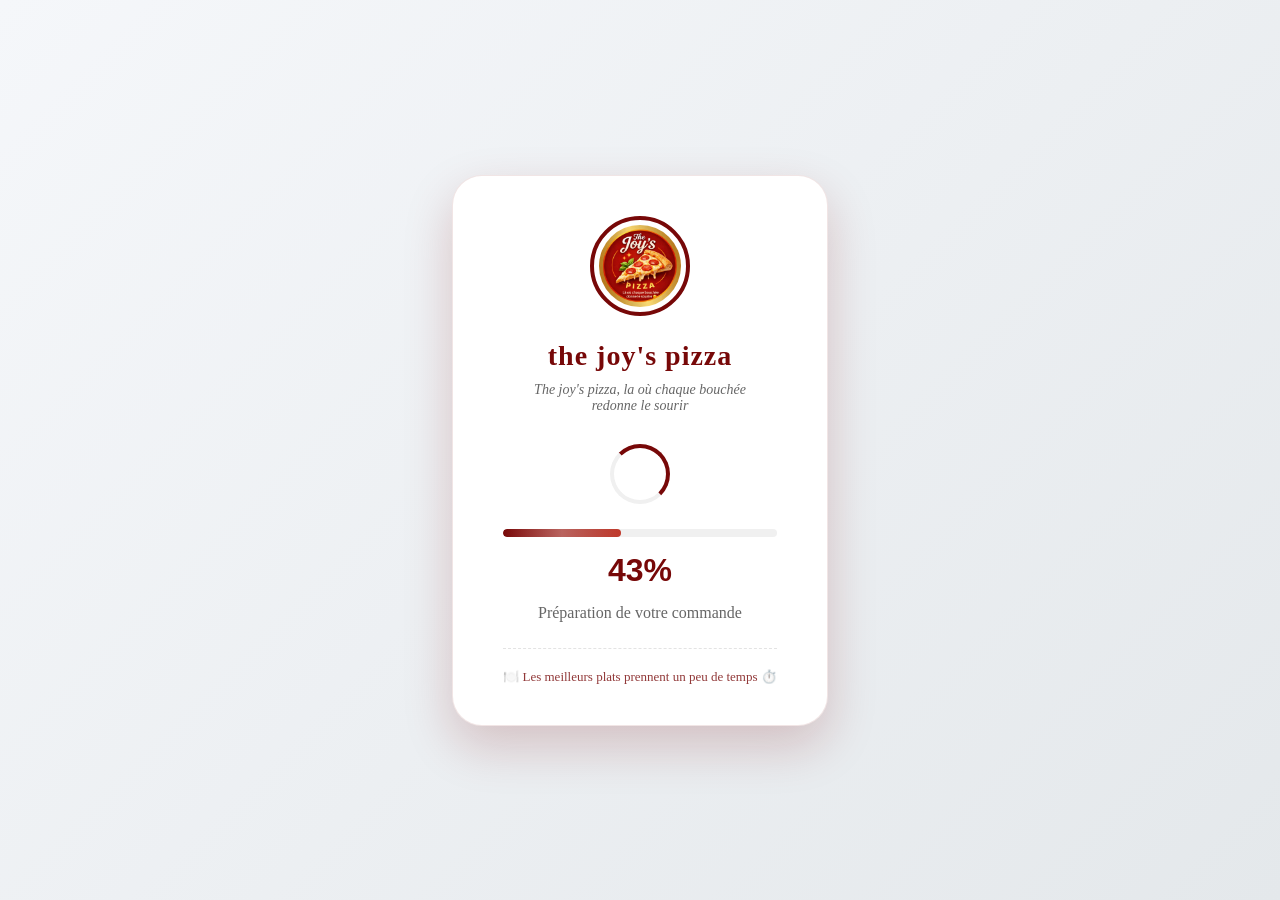
<file: index.html>
<!DOCTYPE html>
<html lang="fr">
<head>
    <meta charset="UTF-8">
    <meta name="viewport" content="width=device-width, initial-scale=1.0">
    <link rel="stylesheet" href="css/loading.css">
    <title>The joys pizza</title>
   
</head>
<body>
    <!-- PAGE DE CHARGEMENT -->
    <div class="loading-page" id="loadingPage">
        <div class="loading-card">
            <!-- Logo -->
            <div class="logo-wrapper">
                <img src="img/logo.jpg" 
                     alt="Logo Restaurant" 
                     class="loading-logo"
                     onerror="this.src='https://via.placeholder.com/100/770808/ffffff?text=Resto'">
            </div>
            
            <!-- Titre -->
            <h1 class="loading-title">the joy's pizza</h1>
            <div class="loading-subtitle"> The joy's pizza, la où chaque bouchée <br>redonne le sourir<br></div>
            
            <!-- Spinner -->
            <div class="spinner-container">
                <div class="spinner-simple"></div>
            </div>
            
            <!-- Barre de progression -->
            <div class="progress-wrapper">
                <div class="progress-container">
                    <div class="progress-bar" id="progressBar"></div>
                </div>
            </div>
            
            <!-- Pourcentage -->
            <div class="percentage" id="percentage">0%</div>
            
            <!-- Message dynamique -->
            <div class="message" id="message">Préparation de votre commande</div>
            
            <!-- Petit message pro -->
            <div class="fun-tip" id="funTip">
                <span>🍽️</span> Les meilleurs plats prennent un peu de temps <span>⏱️</span>
            </div>
        </div>
    </div>

    <script src="js/loading.js">
        
       
    </script>
</body>
</html>
</file>
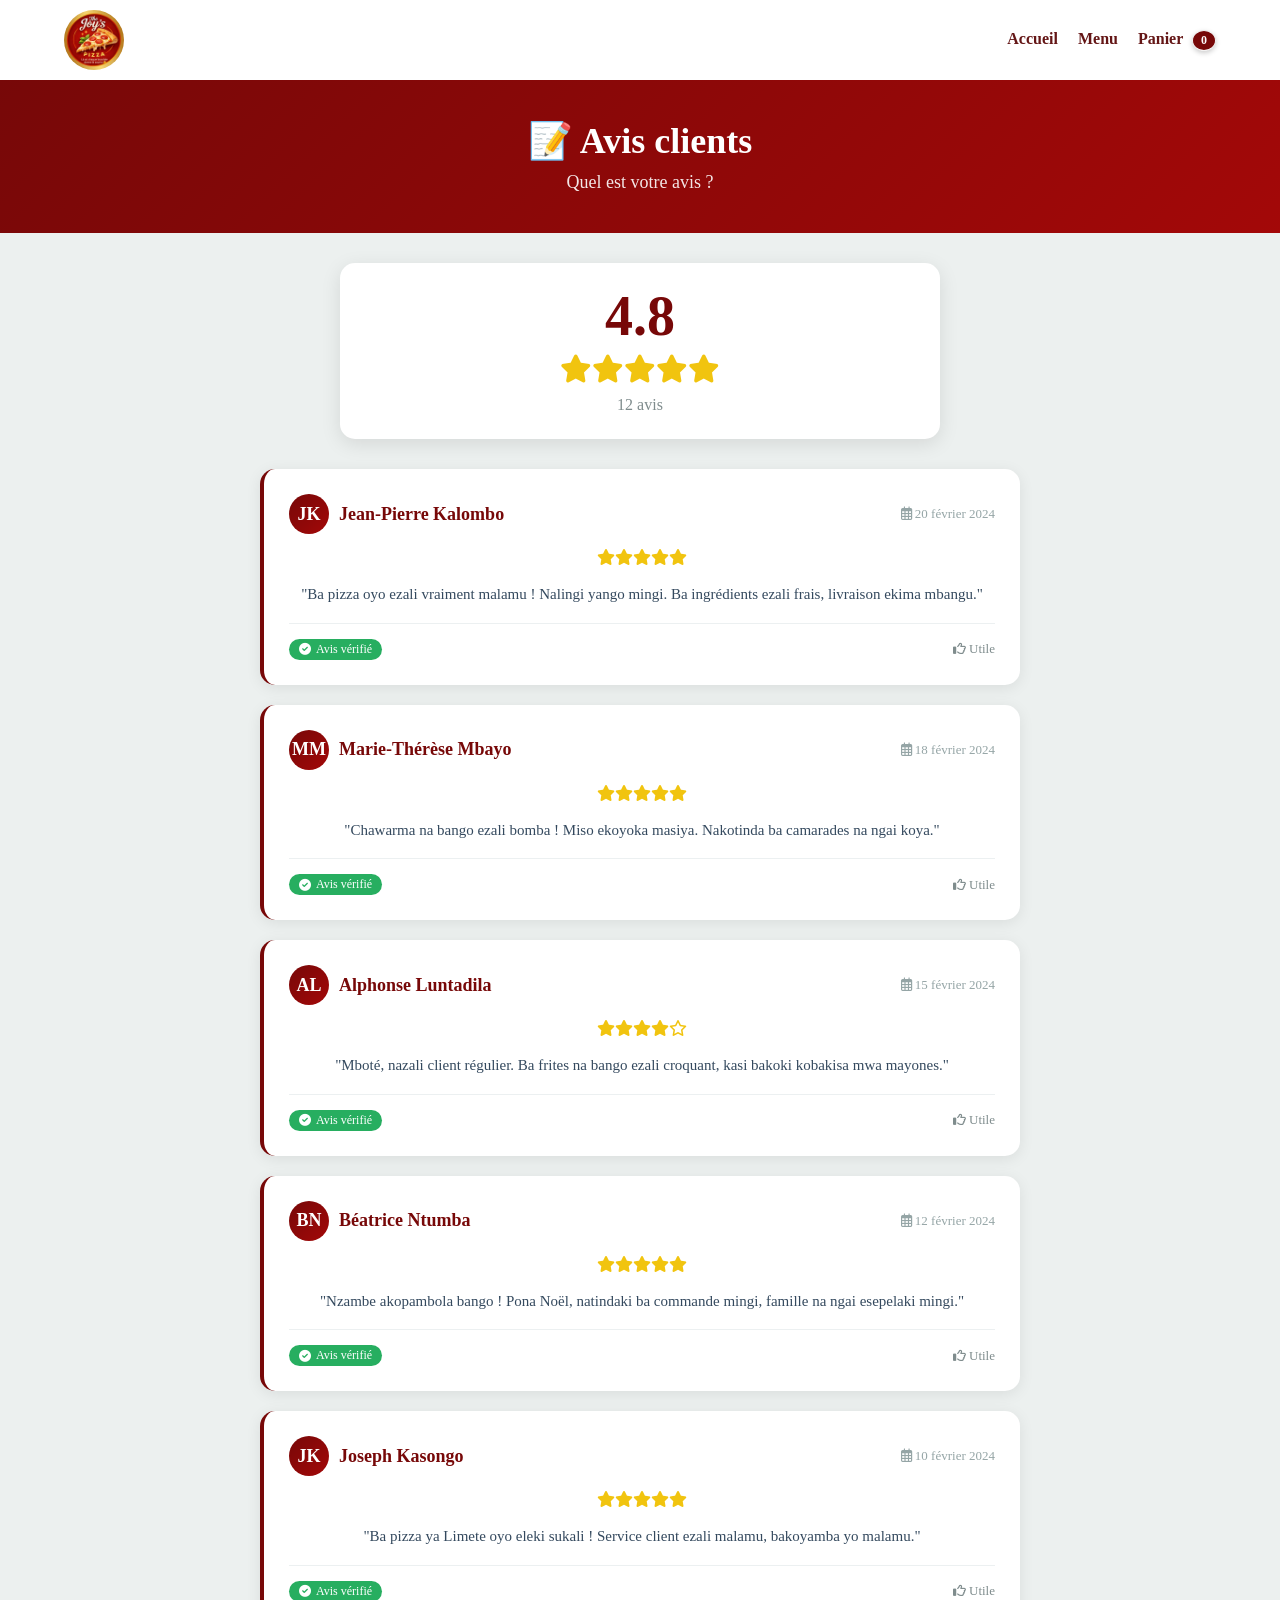
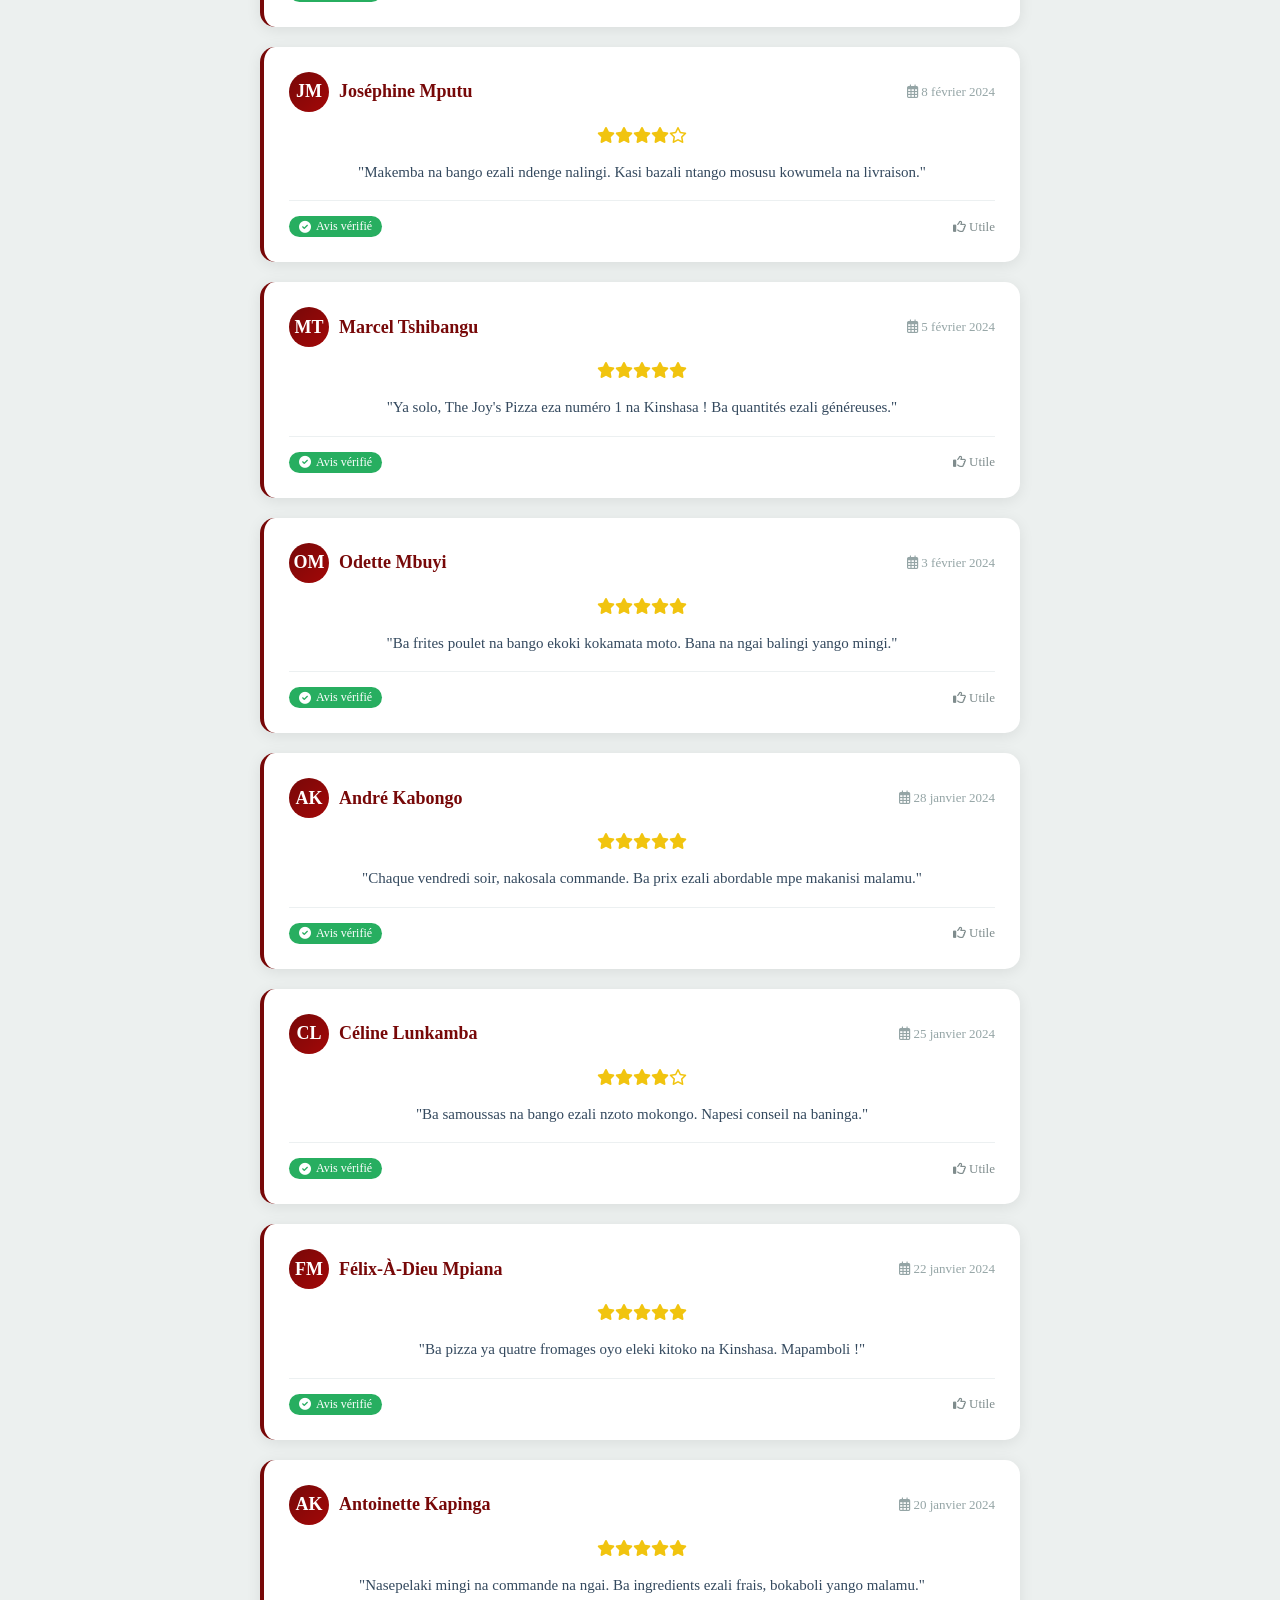
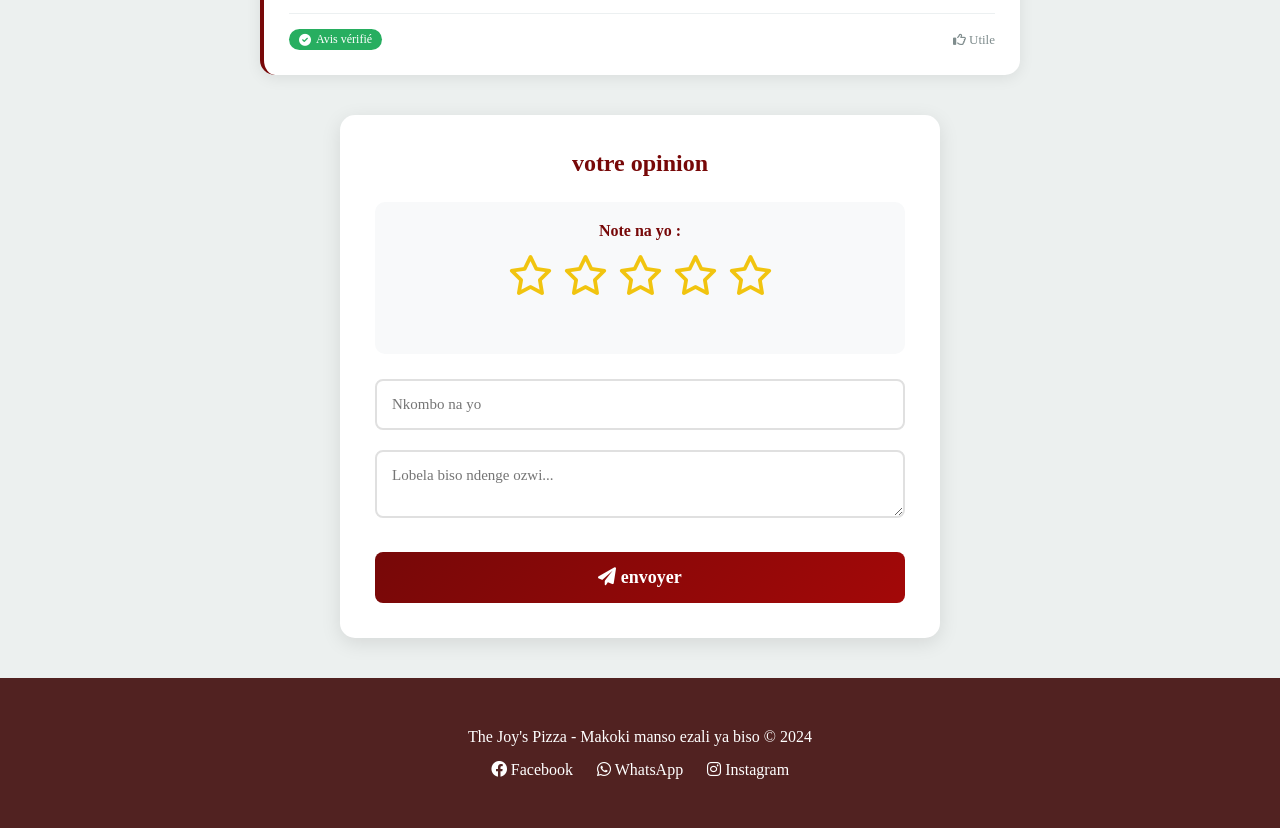
<file: avis.html>
<!DOCTYPE html>
<html lang="fr">
<head>
    <meta charset="UTF-8">
    <meta name="viewport" content="width=device-width, initial-scale=1.0">
    <title>The Joy's Pizza - Avis clients</title>
    <link rel="stylesheet" href="css/style.css">
    <link rel="stylesheet" href="css/avis.css">
    <link rel="stylesheet" href="css/panier.css">
    <!-- Font Awesome pour les étoiles -->
    <link rel="stylesheet" href="https://cdnjs.cloudflare.com/ajax/libs/font-awesome/6.0.0/css/all.min.css">
 
</head>
<body>
    <!-- HEADER -->
    <div id="header"></div>
    <script src="js/composent.js"></script>
    <!-- TITRE -->
    <div class="page-title">
        <h1>📝 Avis clients</h1>
        <p>Quel est votre avis ?</p>
    </div>

    <!-- STATISTIQUES -->
    <div class="stats" id="stats">
        <div class="average-rating" id="avgRating">0.0</div>
        <div class="stars-display" id="avgStars">
            <i class="far fa-star"></i>
            <i class="far fa-star"></i>
            <i class="far fa-star"></i>
            <i class="far fa-star"></i>
            <i class="far fa-star"></i>
        </div>
        <div class="total-reviews" id="totalReviews">0 avis</div>
    </div>

    <!-- LISTE DES AVIS -->
    <div class="reviews-container" id="reviewsList">
        <div class="loading-spinner">
            <i class="fas fa-spinner fa-spin"></i>
            <p>Chargement ya ba avis...</p>
        </div>
    </div>

    <!-- FORMULAIRE D'AJOUT -->
    <div class="form-container">
        <h3 class="form-title">votre opinion</h3>
        
        <div class="rating-select">
            <p>Note na yo :</p>
            <div class="stars-input" id="starInput">
                <i class="far fa-star" data-rating="1"></i>
                <i class="far fa-star" data-rating="2"></i>
                <i class="far fa-star" data-rating="3"></i>
                <i class="far fa-star" data-rating="4"></i>
                <i class="far fa-star" data-rating="5"></i>
            </div>
            <div class="selected-rating" id="selectedRating"></div>
        </div>

        <div class="form-group">
            <input type="text" id="nom" placeholder="Nkombo na yo" required>
        </div>

        <div class="form-group">
            <textarea id="commentaire" placeholder="Lobela biso ndenge ozwi..." required></textarea>
        </div>

        <button class="submit-btn" onclick="ajouterAvis()">
            <i class="fas fa-paper-plane"></i> envoyer 
        </button>
    </div>

    <!-- FOOTER -->
    <footer>
        <p>The Joy's Pizza - Makoki manso ezali ya biso © 2024</p>
        <div>
            <a href="#"><i class="fab fa-facebook"></i> Facebook</a>
            <a href="#"><i class="fab fa-whatsapp"></i> WhatsApp</a>
            <a href="#"><i class="fab fa-instagram"></i> Instagram</a>
        </div>
    </footer>
<script src="js/avis.js"></script>

</body>
</html>
</file>
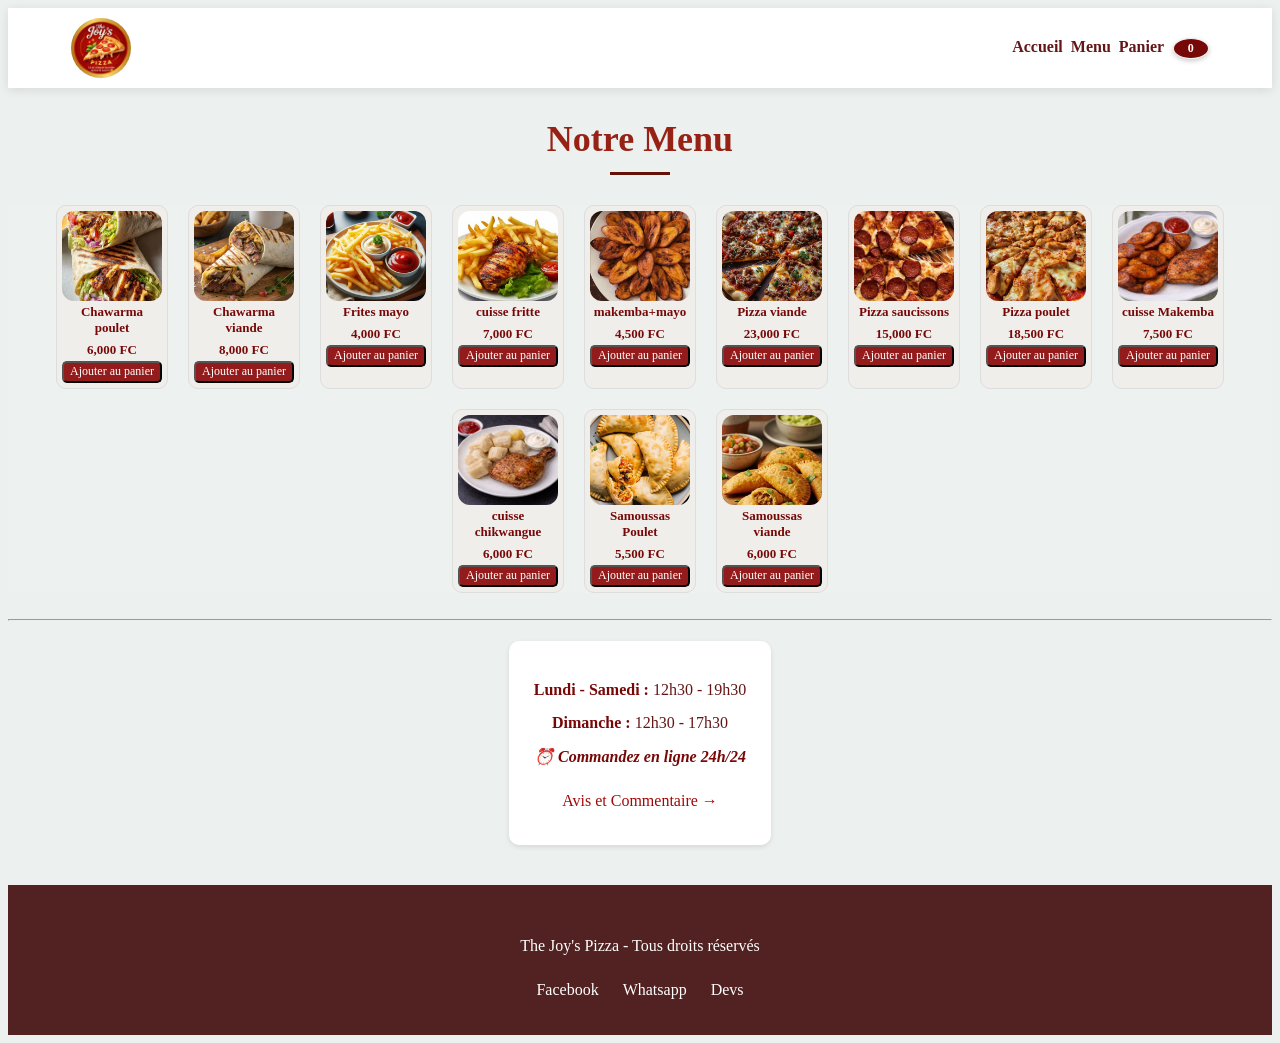
<file: catalogue.html>
<!DOCTYPE html>
<html lang="en">
<head>
    <meta charset="UTF-8">
    <meta name="viewport" content="width=device-width, initial-scale=1.0">
    <!-- <link rel="stylesheet" href="css\style.css"> -->
     <link rel="stylesheet" href="css/style.css">
     <link rel="stylesheet" href="css/panier.css">
    <title>the joy's pizza</title>
</head>
<body onload="displayProducts('menu-catalogue');">
    
    <!-- generation dynamique du header -->
    <div id="header">
        <script src="js/composent.js"></script>
   </div>

    <div class="section-title">
        <h2>Notre Menu</h2>
    </div>
    
      
    <div class="contenaire" id="menu-catalogue" >
        <!-- dynamique  -->  
    </div>
    <br>
    <hr>
    
    <div style="display: flex; justify-content: center; margin: 20px 0 40px;">
    <div style="background-color: white; padding: 25px; border-radius: 10px; max-width: 400px; box-shadow: 0 2px 5px rgba(0,0,0,0.1);">
        <div style="margin: 15px 0; color: #641616;">
            <span style="font-weight: bold; color: #770808;">Lundi - Samedi :</span> 12h30 - 19h30
        </div>
        <div style="margin: 15px 0; color: #641616;">
            <span style="font-weight: bold; color: #770808;">Dimanche :</span> 12h30 - 17h30
        </div>
        <p style="color: #770808; margin-top: 15px; font-style: italic; font-weight: bold;">
            ⏰ Commandez en ligne 24h/24
        </p>
    <a href="avis.html" class="continue-shopping">Avis et Commentaire →</a>

    </div>
</div>

</body>
<script src="js/main.js"></script>
    <div id="footer">
        <script src="js/composent.js"></script>
    </div>
</html>
</file>
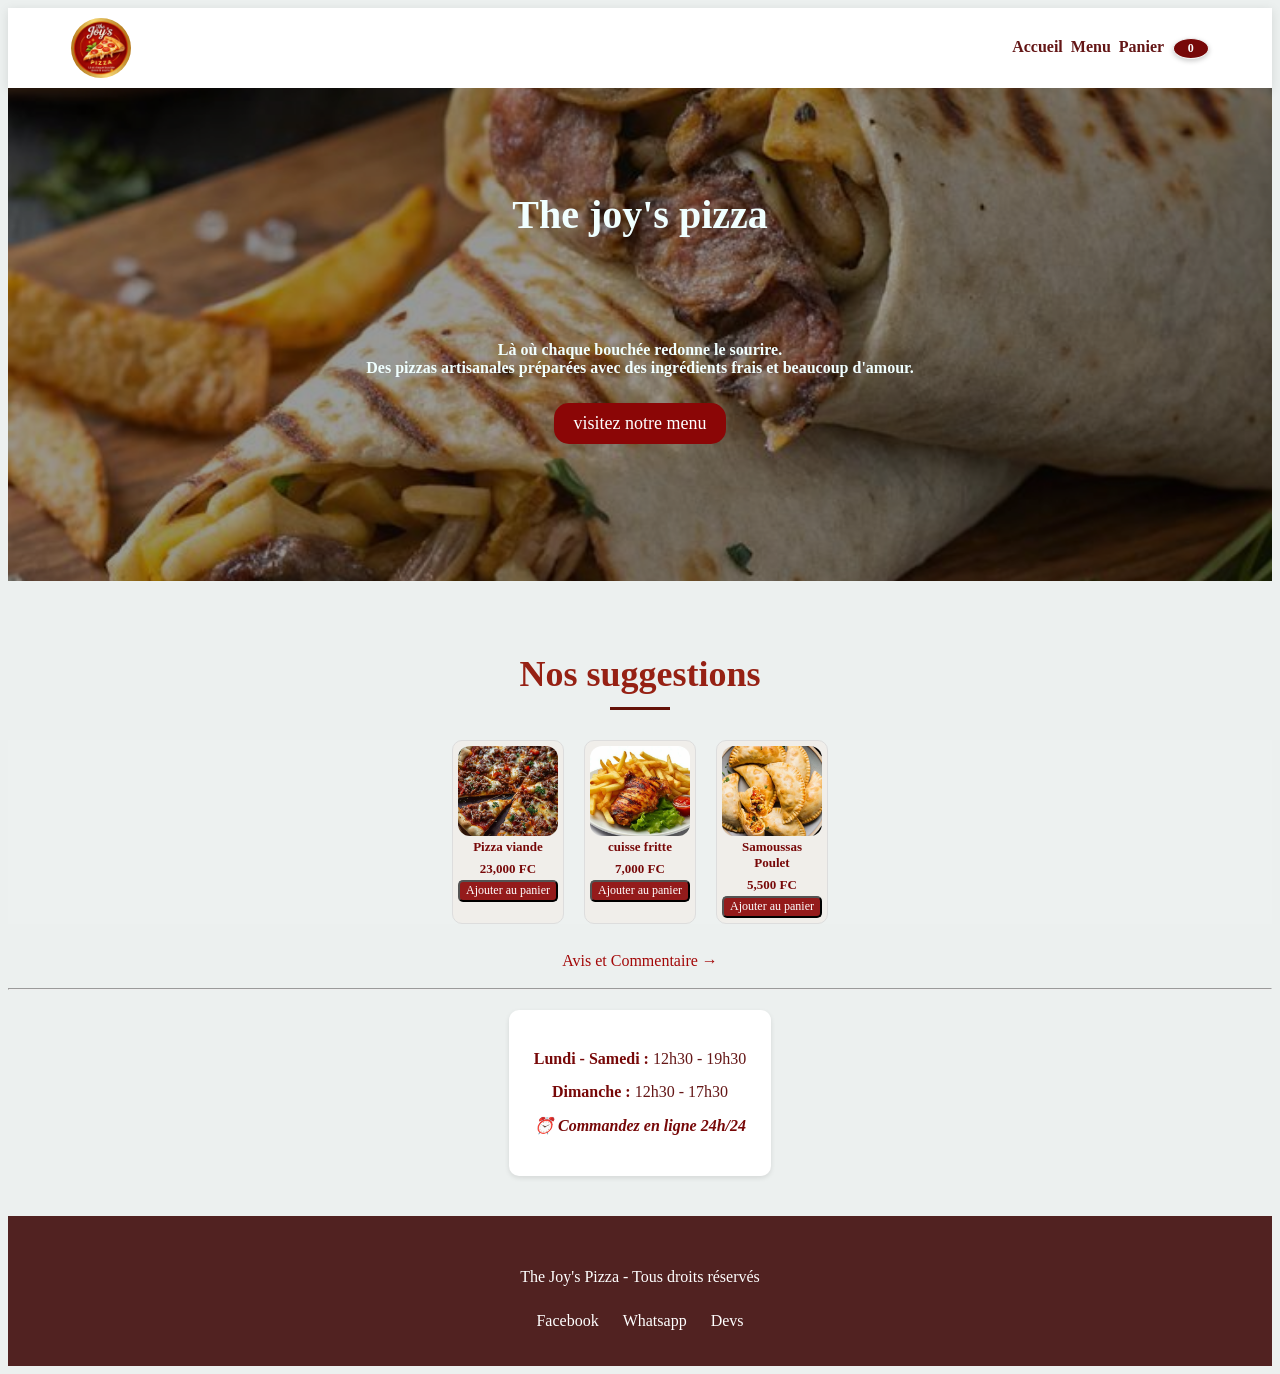
<file: main.html>
<!DOCTYPE html>
<html lang="en">
<head>
    <meta charset="UTF-8">
    <meta name="viewport" content="width=device-width, initial-scale=1.0">
     <link rel="stylesheet" href="css/style.css">
     <link rel="stylesheet" href="css/panier.css">
    <script src="js/composent.js"></script>


    <title>the joy's pizza</title>
</head>
<body onload="displayProducts('menu-container');">
   <!-- generation dynamique du header -->
    <div id="header">
   </div>
    
    <section>
        <!-- <img src="../img/logo.jpg" alt=""> -->
         <div class="alpha">
            <p style="font-size: 40px;">The joy's pizza </p> 
           <p> Là où chaque bouchée redonne le sourire. <br>Des pizzas artisanales préparées avec des ingrédients frais et beaucoup d'amour.</p>
            <a class="btn" href="catalogue.html">visitez notre menu</a>
        </div>
    </section>
        <div class="section-title">
          <h2 ><br>Nos suggestions</h2>  
        </div>
   

    <div class="contenaire" id="menu-container">
        <!-- dynamique  -->
    </div><br>
    <a href="avis.html" class="continue-shopping">Avis et Commentaire →</a>

      <hr>
    
    <div style="display: flex; justify-content: center; margin: 20px 0 40px;">
    <div style="background-color: white; padding: 25px; border-radius: 10px; max-width: 400px; box-shadow: 0 2px 5px rgba(0,0,0,0.1);">
        <div style="margin: 15px 0; color: #641616;">
            <span style="font-weight: bold; color: #770808;">Lundi - Samedi :</span> 12h30 - 19h30
        </div>
        <div style="margin: 15px 0; color: #641616;">
            <span style="font-weight: bold; color: #770808;">Dimanche :</span> 12h30 - 17h30
        </div>
        <p style="color: #770808; margin-top: 15px; font-style: italic; font-weight: bold;">
            ⏰ Commandez en ligne 24h/24
        </p>

    </div>
</div>

</body>
<script src="js/main.js"></script>
    <div id="footer">
        <script src="js/composent.js"></script>
    </div>
</html>
</file>
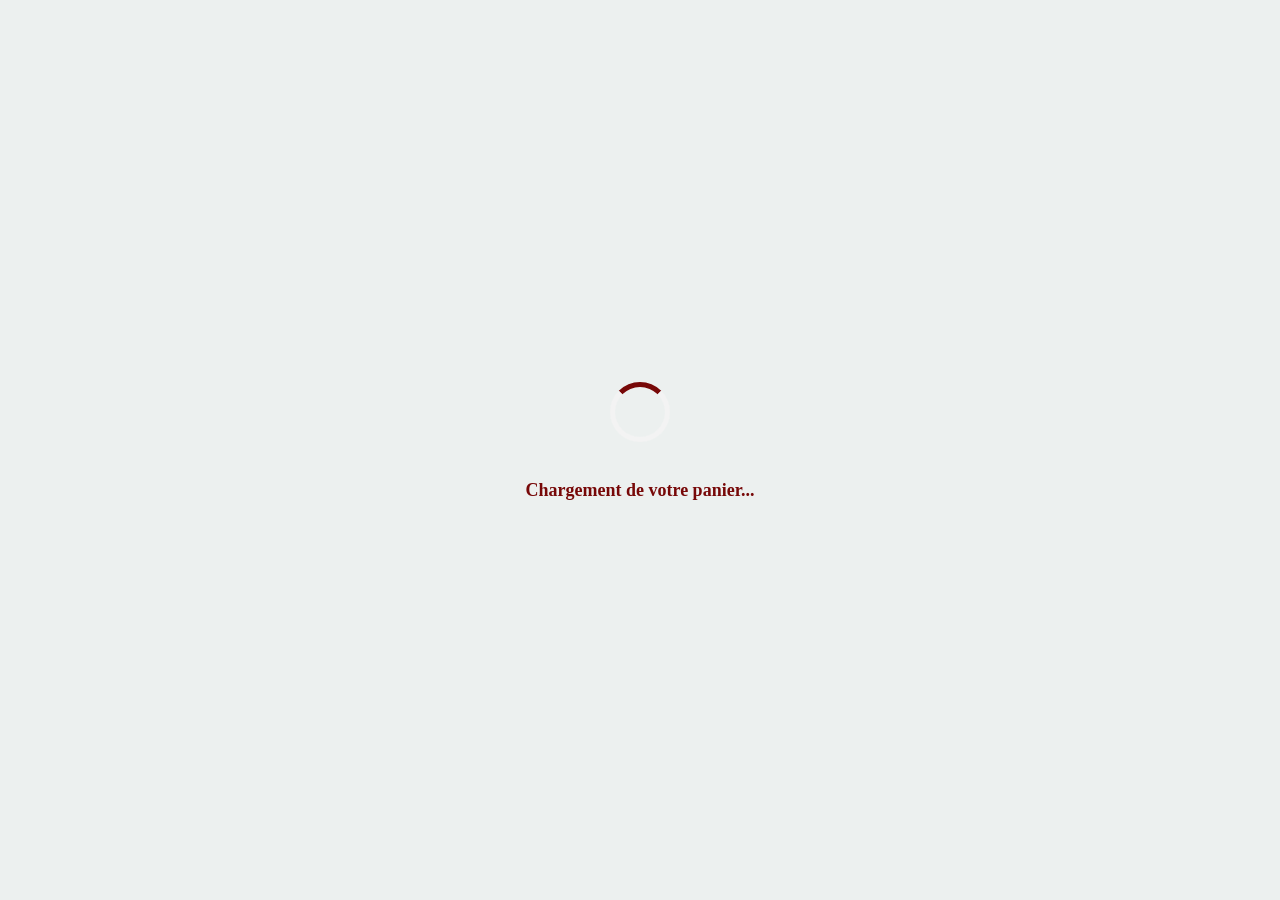
<file: panier.html>
<!DOCTYPE html>
<html lang="fr">
<head>
    <meta charset="UTF-8">
    <meta name="viewport" content="width=device-width, initial-scale=1.0">
    <title>Votre Panier - The Joy's Pizza</title>
    <link rel="stylesheet" href="css/style.css">
    <link rel="stylesheet" href="css/panier.css">
</head>
<body>
    <!-- Header -->
    <div id="header"></div>

    <!-- Loading Page -->
    <div class="loading-page" id="loadingPage">
        <div class="loader"></div>
        <p>Chargement de votre panier...</p>
    </div>

    <!-- Section Panier -->
    <main class="cart-main" id="cart-section" style="display: none;">
        <h1>Votre Panier</h1>
        
        <div class="cart-container">
            <!-- Liste des articles -->
            <div class="cart-items" id="cart-items">
                <!-- Rempli dynamiquement par JavaScript -->
                <div class="empty-cart">
                    <p>Votre panier est vide</p>
                    <a href="catalogue.html" class="continue-shopping">← Découvrir nos produits</a>
                </div>
            </div>
            
            <!-- Résumé de la commande -->
            <div class="cart-summary" id="cart-summary" style="display: none;">
                <h3>Récapitulatif</h3>
                <div class="summary-line">
                    <span>Sous-total</span>
                    <span id="subtotal">0 FC</span>
                </div>
                <div class="summary-line">
                    <span>Livraison</span>
                    <span>2 500 FC</span>
                </div>
                <div class="summary-line total">
                    <span>Total</span>
                    <span id="total">2 500 FC</span>
                </div>
                <button class="checkout-btn" onclick="commander()">Passer la commande</button>
                <a href="catalogue.html" class="continue-shopping">← Continuer mes achats</a>
            </div>
        </div>
    </main>
   <hr>
   <div style="display: flex; justify-content: center; margin: 20px 0 40px;">
    <div style="background-color: white; padding: 25px; border-radius: 10px; max-width: 400px; box-shadow: 0 2px 5px rgba(0,0,0,0.1);">
        <div style="margin: 15px 0; color: #641616;">
            <span style="font-weight: bold; color: #770808;">Lundi - Samedi :</span> 12h30 - 19h30
        </div>
        <div style="margin: 15px 0; color: #641616;">
            <span style="font-weight: bold; color: #770808;">Dimanche :</span> 12h30 - 17h30
        </div>
        <p style="color: #770808; margin-top: 15px; font-style: italic; font-weight: bold;">
            ⏰ Commandez en ligne 24h/24
        </p>
    <a href="avis.html" class="continue-shopping">Avis et Commentaire →</a>

    </div>
</div>
    <!-- Footer -->
    <div id="footer"></div>

    <!-- Scripts -->
    <script src="js/composent.js"></script>
    <script src="js/main.js"></script>

</body>
</html>
</file>
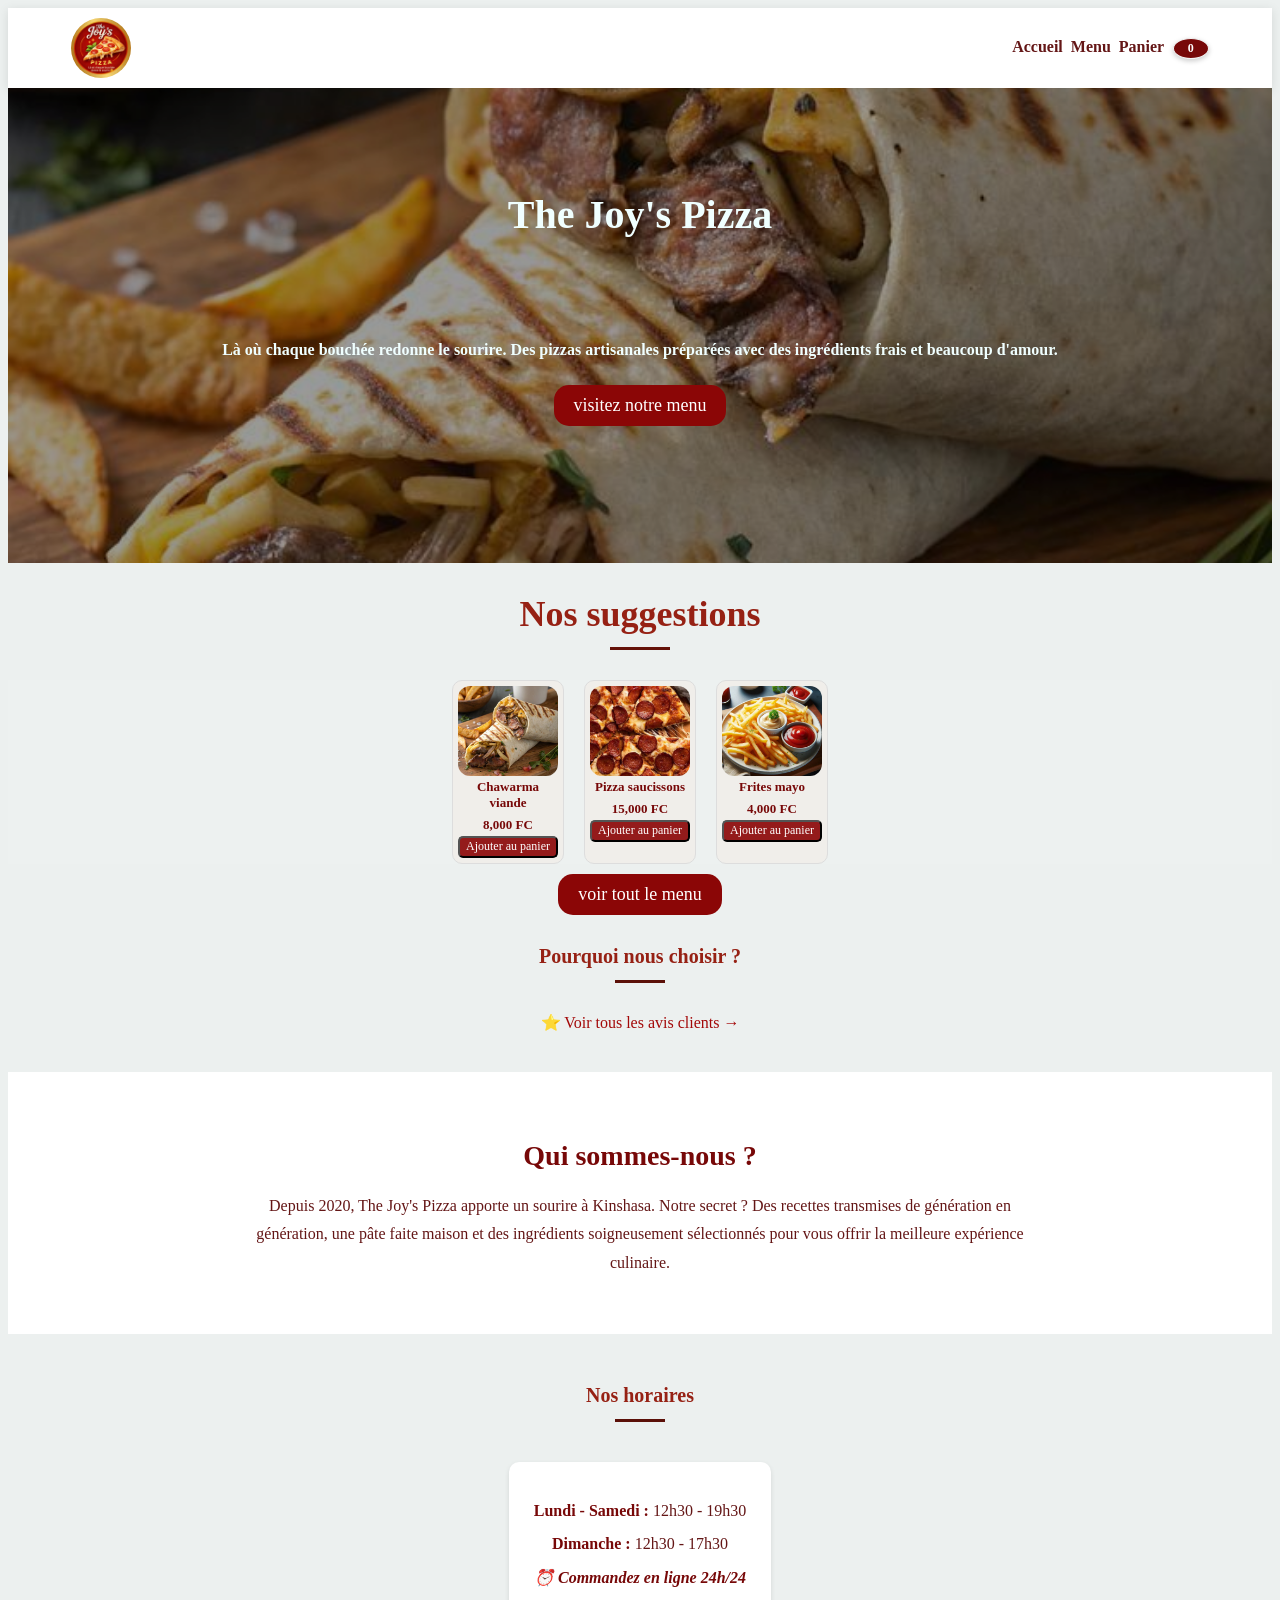
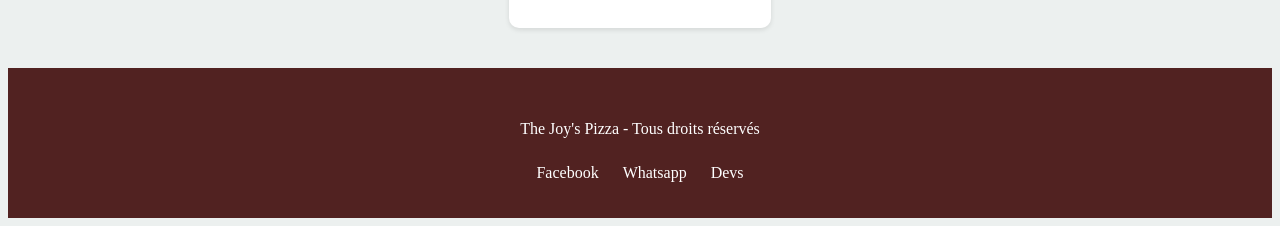
<file: paste.html>
<!DOCTYPE html>
<html lang="fr">
<head>
    <meta charset="UTF-8">
    <meta name="viewport" content="width=device-width, initial-scale=1.0">
    <link rel="stylesheet" href="css/style.css">
    <link rel="stylesheet" href="css/panier.css">
    <script src="js/composent.js"></script>
    <title>The Joy's Pizza</title>
</head>
<body onload="displayProducts('menu-container');">
    <!-- generation dynamique du header -->
    <div id="header"></div>
    
    <section>
        <div class="alpha">
            <p style="font-size: 40px;">The Joy's Pizza</p> 
            <p>Là où chaque bouchée redonne le sourire. Des pizzas artisanales préparées avec des ingrédients frais et beaucoup d'amour.</p>
            <a class="btn" href="catalogue.html">visitez notre menu</a>
        </div>
    </section>

    <!-- SECTION SUGGESTIONS -->
    <div class="section-title">
        <h2>Nos suggestions</h2>  
    </div>

    <div class="contenaire" id="menu-container">
        <!-- dynamique -->
    </div>

    <!-- BOUTONS D'ACTION -->
    <div style="text-align: center;">
        <a class="btn" href="catalogue.html">voir tout le menu</a>
    </div>

    <!-- SECTION AVANTAGES (avec classes existantes) -->
    <div class="section-title" >
        <h3>Pourquoi nous choisir ?</h3>
        <a href="avis.html" class="continue-shopping">⭐ Voir tous les avis clients →</a>

    </div>
    

    <!-- SECTION À PROPOS -->
    <div style="background-color: white; padding: 40px 20px; margin: 30px 0;">
        <div style="max-width: 800px; margin: 0 auto;">
            <h3 style="color: #770808; font-size: 28px; margin-bottom: 20px; font-family: 'Playfair Display', serif;">Qui sommes-nous ?</h3>
            <p style="color: #641616; line-height: 1.8; font-family: Georgia, 'Times New Roman', serif;">
                Depuis 2020, The Joy's Pizza apporte un sourire à Kinshasa. 
                Notre secret ? Des recettes transmises de génération en génération, 
                une pâte faite maison et des ingrédients soigneusement sélectionnés 
                pour vous offrir la meilleure expérience culinaire.
            </p>
        </div>
    </div>

    <!-- SECTION HORAIRES (améliorée) -->
    <div class="section-title">
        <h3>Nos horaires</h3>
    </div>

    <div style="display: flex; justify-content: center; margin: 20px 0 40px;">
        <div style="background-color: white; padding: 25px; border-radius: 10px; max-width: 400px; box-shadow: 0 2px 5px rgba(0,0,0,0.1);">
            <div style="margin: 15px 0; color: #641616;">
                <span style="font-weight: bold; color: #770808;">Lundi - Samedi :</span> 12h30 - 19h30
            </div>
            <div style="margin: 15px 0; color: #641616;">
                <span style="font-weight: bold; color: #770808;">Dimanche :</span> 12h30 - 17h30
            </div>
            <p style="color: #770808; margin-top: 15px; font-style: italic; font-weight: bold;">
                ⏰ Commandez en ligne 24h/24
            </p>
        </div>
    </div>

    <!-- FOOTER -->
    <div id="footer">
        <script src="js/composent.js"></script>
    </div>

    <script src="js/main.js"></script>
</body>
</html>
</file>
<file: css/loading.css>
/* STYLES DIRECTEMENT INTÉGRÉS */
    * {
        margin: 0;
        padding: 0;
        box-sizing: border-box;
    }

    body {
        font-family: 'Georgia', 'Times New Roman', serif;
        background: linear-gradient(135deg, #f8f9fa 0%, #e9ecef 100%);
        min-height: 100vh;
        display: flex;
        justify-content: center;
        align-items: center;
    }

    /* PAGE DE CHARGEMENT */
    .loading-page {
        position: fixed;
        top: 0;
        left: 0;
        width: 100%;
        height: 100%;
        background: linear-gradient(135deg, #f5f7fa 0%, #e4e8eb 100%);
        display: flex;
        justify-content: center;
        align-items: center;
        z-index: 9999;
    }

    .loading-card {
        background: white;
        padding: 40px 50px;
        border-radius: 30px;
        box-shadow: 0 20px 50px rgba(119, 8, 8, 0.2);
        text-align: center;
        min-width: 350px;
        animation: apparition 0.6s ease;
        border: 1px solid rgba(119, 8, 8, 0.1);
    }

    /* Logo */
    .logo-wrapper {
        margin-bottom: 20px;
        position: relative;
    }

    .loading-logo {
        width: 100px;
        height: 100px;
        border-radius: 50%;
        object-fit: cover;
        border: 4px solid #770808;
        padding: 5px;
        background: white;
        animation: pulse 2s infinite ease-in-out;
    }

    /* Titre */
    .loading-title {
        color: #770808;
        font-size: 28px;
        margin: 15px 0 10px;
        font-weight: bold;
        letter-spacing: 1px;
    }

    .loading-subtitle {
        color: #666;
        font-size: 14px;
        margin-bottom: 30px;
        font-style: italic;
    }

    /* Spinner */
    .spinner-container {
        margin: 25px 0;
        position: relative;
    }

    .spinner-simple {
        width: 60px;
        height: 60px;
        margin: 0 auto;
        border: 4px solid #f0f0f0;
        border-top: 4px solid #770808;
        border-right: 4px solid #770808;
        border-radius: 50%;
        animation: spin 1s linear infinite;
    }

    /* Barre de progression */
    .progress-wrapper {
        margin: 25px 0 15px;
    }

    .progress-container {
        width: 100%;
        height: 8px;
        background: #f0f0f0;
        border-radius: 10px;
        overflow: hidden;
        margin-bottom: 10px;
    }

    .progress-bar {
        height: 100%;
        width: 0%;
        background: linear-gradient(90deg, #770808, #c0392b);
        border-radius: 10px;
        transition: width 0.3s ease;
        position: relative;
    }

    .progress-bar::after {
        content: '';
        position: absolute;
        top: 0;
        left: 0;
        right: 0;
        bottom: 0;
        background: linear-gradient(90deg, transparent, rgba(255,255,255,0.3), transparent);
        animation: shimmer 1.5s infinite;
    }

    /* Pourcentage */
    .percentage {
        font-size: 32px;
        font-weight: bold;
        color: #770808;
        margin: 10px 0;
        font-family: 'Arial', sans-serif;
    }

    /* Message */
    .message {
        color: #666;
        font-size: 16px;
        margin: 15px 0 5px;
        min-height: 24px;
    }

    /* Petite touche d'humour pro */
    .fun-tip {
        margin-top: 20px;
        padding-top: 20px;
        border-top: 1px dashed #ddd;
        color: #770808;
        font-size: 13px;
        opacity: 0.8;
        transition: opacity 0.3s ease;
    }

    .fun-tip span {
        display: inline-block;
        animation: petiteVibration 2s infinite;
    }

    /* Animations */
    @keyframes apparition {
        from {
            opacity: 0;
            transform: scale(0.9);
        }
        to {
            opacity: 1;
            transform: scale(1);
        }
    }

    @keyframes spin {
        0% { transform: rotate(0deg); }
        100% { transform: rotate(360deg); }
    }

    @keyframes pulse {
        0%, 100% {
            transform: scale(1);
            box-shadow: 0 0 0 0 rgba(119, 8, 8, 0.3);
        }
        50% {
            transform: scale(1.05);
            box-shadow: 0 0 20px rgba(119, 8, 8, 0.2);
        }
    }

    @keyframes shimmer {
        0% { transform: translateX(-100%); }
        100% { transform: translateX(100%); }
    }

    @keyframes petiteVibration {
        0%, 100% { transform: rotate(0deg); }
        25% { transform: rotate(5deg); }
        75% { transform: rotate(-5deg); }
    }

    /* Contenu principal (caché au début) */
    .main-content {
        padding: 40px;
        text-align: center;
        color: #770808;
    }

    /* Responsive */
    @media (max-width: 480px) {
        .loading-card {
            padding: 30px 25px;
            min-width: 280px;
            margin: 20px;
        }
        
        .loading-title {
            font-size: 24px;
        }
        
        .percentage {
            font-size: 28px;
        }
    }
</file>
<file: css/style.css>
body {
    background-color: rgb(236, 240, 239);
    font-family: Georgia, 'Times New Roman', Times, serif;
    text-align: center;
}

h1, h2, h3, h4 {
    font-family: 'Playfair Display', serif;
    font-weight: 600;
    color: #962114;
}

header {
    display: flex;
    align-items: center;
    justify-content: space-between;
    padding: 10px 5%;
    background-color: #fff;
    box-shadow: 0 2px 10px rgba(0,0,0,0.1);
}

.btn {
    text-decoration: none;
    color: #ffffff;
    font-size: 18px;
    display: inline-block;
    padding:10px 20px;
    margin: 10px 20px ;
    background-color: rgb(139, 6, 6);
    border-color: #000000;
    border-radius: 15px;
}

.links {
    display: flex;
    gap: 8px;

}

.links a {
    text-decoration: none;
    color: #641616;
    font-weight: bold;

}

header img {
    height: 50px;
    width: 50px;
    border-radius: 50px;
    object-fit: cover;
}

section {
    display: grid;
    grid-template-columns: 1fr auto;
    background-image: url('../img/chawarma.jpg');
    background-size: cover;
    background-position: center;
    position: relative;
}

.alpha {
    background-color: #00000066;
    text-align: center;
    padding-bottom: 10%;
}

section p {
    color: azure;
    padding-top: 5%;
    font-weight: bold;
}

section button {
    width: 400px;
    height: 30px;
    border-radius: 5px;
    text-align: center;
    font-size: 14px;
    font-family: 'Times New Roman', Times, serif;
    font-style: italic;
}

.contenaire {
    background-color: rgb(237, 241, 240);
    display: flex;
    flex-wrap: wrap;
    justify-content: center;
    gap: 20px;
}

.img {
    background-color: rgb(240, 238, 234);
    display: flex;
    flex-direction: column;
    align-items: center;
    border: 1px solid #ddd;
    padding: 5px;
    border-radius: 10px;
    color: #770808;
    font-weight: bolder;
    width: 100px; 
   
}

.img img {
    height: 90px;
    width: 100px;
    object-fit: cover;
    border-radius: 12px;
}

.img span {
    display: block;           /* ESSENTIEL : permet le retour à la ligne */
    padding: 3px;
    font-size: 13px;
    hyphens: auto;
    overflow-wrap: break-word;
    word-break: normal;       /* coupe uniquement aux espaces */
    max-width: 100%;
}



.img button {
    width: 100%;
    height: 22px;
    border-radius: 5px;
    padding: 5px,5px,5px,5px;
    text-align: center;
    font-size: 12px;
    color: #fff;
    background-color: rgba(139, 6, 6, 0.904);
    font-family: 'Times New Roman', Times, serif;
}

.loading-page {
    position: fixed;
    top: 0;
    left: 0;
    width: 100%;
    height: 100%;
    background-color: rgb(236, 240, 239);
    display: flex;
    flex-direction: column;
    justify-content: center;
    align-items: center;
    z-index: 9999;
}

.loader {
    border: 5px solid #f3f3f3;
    border-top: 5px solid #770808;
    border-radius: 50%;
    width: 50px;
    height: 50px;
    animation: spin 1s linear infinite;
    margin-bottom: 20px;
}

@keyframes spin {
    0% { transform: rotate(0deg); }
    100% { transform: rotate(360deg); }
}

.loading-page p {
    color: #770808;
    font-size: 18px;
    font-weight: bold;
}

footer {
    height: 150px;
    width: 100%;
    color: #fff;
    background-color: rgba(66, 14, 14, 0.911);
}

.section-title {
    text-align: center;
}

.section-title h2 {
    font-size: 36px;
    position: relative;
    display: inline-block;
    padding-bottom: 15px;
}

.section-title h2::after {
    content: '';
    position: absolute;
    bottom: 0;
    left: 50%;
    transform: translateX(-50%);
    width: 60px;
    height: 3px;
    background: #641208;
}

.section-title h3 {
    font-size: 20px;
    position: relative;
    display: inline-block;
    padding-bottom: 15px;
}

.section-title h3::after {
    content: '';
    position: absolute;
    bottom: 0;
    left: 50%;
    transform: translateX(-50%);
    width: 50px;
    height: 3px;
    background: #5b1008;
}

/* Style pour les modals */
.modal-commande {
    display: none;
    position: fixed;
    top: 0;
    left: 0;
    width: 100%;
    height: 100%;
    background-color: rgba(0, 0, 0, 0.5);
    z-index: 10001;
    justify-content: center;
    align-items: center;
}

/* Animation pour le bouton commander */
.checkout-btn {
    position: relative;
    overflow: hidden;
}

.checkout-btn::after {
    content: '';
    position: absolute;
    top: 50%;
    left: 50%;
    width: 5px;
    height: 5px;
    background: rgba(255, 255, 255, 0.5);
    opacity: 0;
    border-radius: 100%;
    transform: scale(1, 1) translate(-50%);
    transform-origin: 50% 50%;
}

.checkout-btn:focus:not(:active)::after {
    animation: ripple 1s ease-out;
}

@keyframes ripple {
    0% {
        transform: scale(0, 0);
        opacity: 1;
    }
    20% {
        transform: scale(25, 25);
        opacity: 1;
    }
    100% {
        opacity: 0;
        transform: scale(40, 40);
    }
}


/* modale */
/* ===== MODAL PRODUIT ===== */
.product-modal {
    display: none;
    position: fixed;
    top: 0;
    left: 0;
    width: 100%;
    height: 100%;
    background-color: rgba(0, 0, 0, 0.8);
    z-index: 10002;
    justify-content: center;
    align-items: center;
    backdrop-filter: blur(5px);
}

.modal-content {
    background-color: rgb(236, 240, 239);
    max-width: 500px;
    width: 90%;
    border-radius: 20px;
    overflow: hidden;
    animation: modalZoomIn 0.3s ease;
    box-shadow: 0 20px 40px rgba(0, 0, 0, 0.3);
}

@keyframes modalZoomIn {
    from {
        opacity: 0;
        transform: scale(0.8);
    }
    to {
        opacity: 1;
        transform: scale(1);
    }
}

.modal-img {
    width: 100%;
    height: 250px;
    object-fit: cover;
}

.modal-body {
    padding: 20px;
    text-align: left;
}

.modal-body h2 {
    color: #770808;
    margin: 0 0 10px 0;
    font-size: 24px;
}

.modal-category {
    display: inline-block;
    background-color: #77080820;
    color: #770808;
    padding: 5px 12px;
    border-radius: 20px;
    font-size: 12px;
    font-weight: bold;
    margin-bottom: 15px;
}

.modal-price {
    font-size: 28px;
    font-weight: bold;
    color: #770808;
    margin: 15px 0;
}

.modal-description {
    color: #444;
    line-height: 1.6;
    margin: 15px 0;
    font-size: 14px;
}

.modal-actions {
    display: flex;
    gap: 15px;
    margin-top: 25px;
}

.modal-actions button {
    flex: 1;
    padding: 12px;
    border: none;
    border-radius: 10px;
    font-size: 16px;
    font-weight: bold;
    cursor: pointer;
    transition: all 0.3s;
    font-family: Georgia, 'Times New Roman', Times, serif;
}

.modal-add-btn {
    background-color: #770808;
    color: white;
}

.modal-add-btn:hover {
    background-color: #a30808;
    transform: translateY(-2px);
}

.modal-close-btn {
    background-color: #ddd;
    color: #333;
}

.modal-close-btn:hover {
    background-color: #bbb;
    transform: translateY(-2px);
}

.close-top {
    position: absolute;
    top: 20px;
    right: 30px;
    font-size: 40px;
    color: white;
    cursor: pointer;
    background: rgba(0,0,0,0.5);
    width: 45px;
    height: 45px;
    border-radius: 50%;
    display: flex;
    align-items: center;
    justify-content: center;
    transition: all 0.3s;
    z-index: 10003;
}

.close-top:hover {
    background: #770808;
    transform: scale(1.1);
}

@media (max-width: 600px) {
    .modal-actions {
        flex-direction: column;
    }
    .modal-img {
        height: 200px;
    }
}
</file>
<file: css/avis.css>
/* (Garder tous les styles existants) */
* {
    margin: 0;
    padding: 0;
    box-sizing: border-box;
}

body {
    font-family: 'Georgia', 'Times New Roman', serif;
    background-color: rgb(236, 240, 239);
    color: #2c3e50;
}

/* ===== HEADER ===== */
header {
    display: flex;
    align-items: center;
    justify-content: space-between;
    padding: 10px 5%;
    background-color: #fff;
    box-shadow: 0 2px 10px rgba(0,0,0,0.1);
}

.logo img {
    height: 60px;
    width: 60px;
    border-radius: 50%;
    object-fit: cover;
}

.links {
    display: flex;
    gap: 20px;
}

.links a {
    text-decoration: none;
    color: #641616;
    font-weight: bold;
    font-size: 16px;
    transition: color 0.3s;
}

.links a:hover {
    color: #770808;
}

.links a.active {
    color: #770808;
    border-bottom: 2px solid #770808;
    padding-bottom: 5px;
}

.cart-badge {
    background-color: #770808;
    color: white;
    border-radius: 50%;
    padding: 2px 8px;
    font-size: 12px;
    margin-left: 5px;
}

/* ===== TITRE PAGE ===== */
.page-title {
    background: linear-gradient(135deg, #770808 0%, #a30808 100%);
    color: white;
    padding: 40px 20px;
    text-align: center;
    margin-bottom: 30px;
}

.page-title h1 {
    font-size: 36px;
    margin-bottom: 10px;
    color: white;
    font-family: 'Playfair Display', serif;
}

.page-title p {
    font-size: 18px;
    opacity: 0.9;
}

/* ===== STATISTIQUES ===== */
.stats {
    max-width: 600px;
    margin: 0 auto 30px;
    padding: 25px;
    background: white;
    border-radius: 15px;
    box-shadow: 0 5px 20px rgba(0,0,0,0.1);
    text-align: center;
}

.average-rating {
    font-size: 56px;
    font-weight: bold;
    color: #770808;
    line-height: 1;
}

.stars-display {
    color: #f1c40f;
    font-size: 28px;
    margin: 10px 0;
}

.total-reviews {
    color: #7f8c8d;
    font-size: 16px;
}

/* ===== LISTE DES AVIS ===== */
.reviews-container {
    max-width: 800px;
    margin: 0 auto 40px;
    padding: 0 20px;
}

.review-card {
    background: white;
    border-radius: 15px;
    padding: 25px;
    margin-bottom: 20px;
    box-shadow: 0 3px 15px rgba(0,0,0,0.08);
    animation: fadeIn 0.5s ease;
    border-left: 4px solid #770808;
    transition: transform 0.3s;
}

.review-card:hover {
    transform: translateY(-3px);
    box-shadow: 0 5px 20px rgba(119, 8, 8, 0.15);
}

@keyframes fadeIn {
    from { opacity: 0; transform: translateY(20px); }
    to { opacity: 1; transform: translateY(0); }
}

.review-header {
    display: flex;
    justify-content: space-between;
    align-items: center;
    margin-bottom: 15px;
    flex-wrap: wrap;
    gap: 10px;
}

.reviewer-info {
    display: flex;
    align-items: center;
    gap: 10px;
}

.reviewer-avatar {
    width: 40px;
    height: 40px;
    background: linear-gradient(135deg, #770808, #a30808);
    border-radius: 50%;
    display: flex;
    align-items: center;
    justify-content: center;
    color: white;
    font-weight: bold;
    font-size: 18px;
}

.reviewer-name {
    font-weight: bold;
    color: #770808;
    font-size: 18px;
}

.review-date {
    color: #95a5a6;
    font-size: 13px;
}

.review-stars {
    color: #f1c40f;
    font-size: 16px;
    margin-bottom: 15px;
}

.review-comment {
    color: #34495e;
    line-height: 1.7;
    font-size: 15px;
    margin-bottom: 15px;
}

.review-footer {
    display: flex;
    justify-content: space-between;
    align-items: center;
    padding-top: 15px;
    border-top: 1px solid #ecf0f1;
    font-size: 13px;
    color: #7f8c8d;
}

.verified-badge {
    background: #27ae60;
    color: white;
    padding: 3px 10px;
    border-radius: 20px;
    font-size: 12px;
    display: inline-flex;
    align-items: center;
    gap: 5px;
}

/* ===== FORMULAIRE ===== */
.form-container {
    max-width: 600px;
    margin: 0 auto 40px;
    padding: 35px;
    background: white;
    border-radius: 15px;
    box-shadow: 0 5px 20px rgba(0,0,0,0.1);
}

.form-title {
    text-align: center;
    color: #770808;
    margin-bottom: 25px;
    font-size: 24px;
    font-family: 'Playfair Display', serif;
}

.rating-select {
    text-align: center;
    margin-bottom: 25px;
    background: #f8f9fa;
    padding: 20px;
    border-radius: 10px;
}

.rating-select p {
    color: #770808;
    margin-bottom: 10px;
    font-weight: bold;
}

.stars-input {
    display: flex;
    gap: 10px;
    justify-content: center;
    font-size: 40px;
    color: #f1c40f;
    cursor: pointer;
    margin: 15px 0;
}

.stars-input i {
    transition: all 0.3s;
}

.stars-input i:hover {
    transform: scale(1.3);
    color: #f39c12;
}

.selected-rating {
    color: #770808;
    font-weight: bold;
    min-height: 24px;
    font-size: 16px;
}

.form-group {
    margin-bottom: 20px;
}

.form-group input,
.form-group textarea {
    width: 100%;
    padding: 15px;
    border: 2px solid #e0e0e0;
    border-radius: 8px;
    font-family: inherit;
    font-size: 15px;
    transition: all 0.3s;
}

.form-group input:focus,
.form-group textarea:focus {
    border-color: #770808;
    outline: none;
    box-shadow: 0 0 0 3px rgba(119, 8, 8, 0.1);
}

.submit-btn {
    background: linear-gradient(135deg, #770808, #a30808);
    color: white;
    border: none;
    padding: 15px 30px;
    width: 100%;
    border-radius: 8px;
    font-size: 18px;
    font-weight: bold;
    cursor: pointer;
    transition: all 0.3s;
    margin-top: 10px;
    font-family: 'Georgia', serif;
}

.submit-btn:hover {
    transform: translateY(-2px);
    box-shadow: 0 5px 20px rgba(119, 8, 8, 0.3);
}

.submit-btn:active {
    transform: translateY(0);
}

/* ===== NOTIFICATION PERSONNALISÉE ===== */
.notification-avis {
    position: fixed;
    top: 80px;
    right: 20px;
    background: linear-gradient(135deg, #770808, #a30808);
    color: white;
    padding: 15px 25px;
    border-radius: 8px;
    box-shadow: 0 5px 20px rgba(0,0,0,0.2);
    z-index: 10000;
    animation: slideInRight 0.3s ease;
    display: flex;
    align-items: center;
    gap: 10px;
    border-left: 4px solid #f1c40f;
    font-family: 'Georgia', serif;
}

@keyframes slideInRight {
    from { transform: translateX(100%); opacity: 0; }
    to { transform: translateX(0); opacity: 1; }
}

/* ===== LOADING ===== */
.loading-spinner {
    text-align: center;
    padding: 40px;
    color: #770808;
}

.loading-spinner i {
    font-size: 40px;
    margin-bottom: 15px;
}

.no-reviews {
    text-align: center;
    padding: 60px 20px;
    background: white;
    border-radius: 15px;
    color: #7f8c8d;
    font-size: 18px;
    box-shadow: 0 3px 15px rgba(0,0,0,0.08);
}

.no-reviews i {
    font-size: 50px;
    color: #770808;
    margin-bottom: 20px;
    opacity: 0.5;
}

/* ===== FOOTER ===== */
footer {
    height: 150px;
    width: 100%;
    color: #fff;
    background-color: rgba(66, 14, 14, 0.911);
    display: flex;
    flex-direction: column;
    justify-content: center;
    align-items: center;
    gap: 15px;
    margin-top: 40px;
}

footer a {
    color: white;
    text-decoration: none;
    margin: 0 10px;
    transition: opacity 0.3s;
}

footer a:hover {
    opacity: 0.8;
    text-decoration: underline;
}

/* ===== RESPONSIVE ===== */
@media (max-width: 768px) {
    .page-title h1 {
        font-size: 28px;
    }
    
    .average-rating {
        font-size: 42px;
    }
    
    .stars-display {
        font-size: 22px;
    }
    
    .form-container {
        padding: 20px;
    }
    
    .review-header {
        flex-direction: column;
        align-items: flex-start;
    }
}
</file>
<file: css/panier.css>
/* Styles pour la page de chargement */
.loading-page {
    position: fixed;
    top: 0;
    left: 0;
    width: 100%;
    height: 100%;
    background-color: rgb(236, 240, 239);
    display: flex;
    flex-direction: column;
    justify-content: center;
    align-items: center;
    z-index: 9999;
}

.loader {
    border: 5px solid #f3f3f3;
    border-top: 5px solid #770808;
    border-radius: 50%;
    width: 50px;
    height: 50px;
    animation: spin 1s linear infinite;
    margin-bottom: 20px;
}

@keyframes spin {
    0% { transform: rotate(0deg); }
    100% { transform: rotate(360deg); }
}

.loading-page p {
    color: #770808;
    font-size: 18px;
    font-weight: bold;
}

/* Styles pour le panier */
.cart-main {
    padding: 20px 5%;
    min-height: 60vh;
    display: none;
}

.cart-container {
    display: flex;
    gap: 30px;
    margin-top: 30px;
    flex-wrap: wrap;
}

.cart-items {
    flex: 2;
    min-width: 300px;
}

.cart-item {
    display: flex;
    align-items: center;
    background-color: #fff;
    padding: 15px;
    border-radius: 10px;
    margin-bottom: 15px;
    box-shadow: 0 2px 5px rgba(0,0,0,0.1);
    position: relative;
    animation: fadeIn 0.5s ease;
}

@keyframes fadeIn {
    from { opacity: 0; transform: translateY(10px); }
    to { opacity: 1; transform: translateY(0); }
}

.cart-item img {
    width: 80px;
    height: 80px;
    border-radius: 10px;
    object-fit: cover;
    margin-right: 15px;
}

.item-details {
    flex: 1;
}

.item-details h3 {
    color: #770808;
    margin: 0 0 5px 0;
    text-align: left;
    font-size: 18px;
}

.item-price {
    color: #770808;
    font-weight: bold;
    font-size: 16px;
    margin: 5px 0;
}

.item-quantity {
    display: flex;
    align-items: center;
    gap: 10px;
    margin: 10px 0;
}

.qty-btn {
    width: 30px;
    height: 30px;
    border-radius: 5px;
    border: 1px solid #770808;
    background-color: #fff;
    color: #770808;
    cursor: pointer;
    font-size: 18px;
    display: flex;
    align-items: center;
    justify-content: center;
    transition: all 0.3s;
}

.qty-btn:hover {
    background-color: #770808;
    color: #fff;
}

.qty-btn:active {
    transform: scale(0.95);
}

.item-total {
    color: #770808;
    font-weight: bold;
    margin-top: 5px;
    font-size: 14px;
}

.remove-item {
    background: none;
    border: none;
    font-size: 20px;
    cursor: pointer;
    color: #770808;
    opacity: 0.6;
    transition: opacity 0.3s;
    padding: 5px;
}

.remove-item:hover {
    opacity: 1;
    transform: scale(1.1);
}

.cart-summary {
    flex: 1;
    min-width: 250px;
    background-color: #fff;
    padding: 25px;
    border-radius: 10px;
    box-shadow: 0 2px 5px rgba(0,0,0,0.1);
    height: fit-content;
    position: sticky;
    top: 20px;
}

.cart-summary h3 {
    color: #770808;
    margin-top: 0;
    padding-bottom: 15px;
    border-bottom: 2px solid #770808;
    font-size: 22px;
}

.summary-line {
    display: flex;
    justify-content: space-between;
    margin: 15px 0;
    color: #333;
    font-size: 16px;
}

.summary-line.total {
    font-weight: bold;
    font-size: 20px;
    color: #770808;
    border-top: 2px solid #770808;
    padding-top: 15px;
    margin-top: 15px;
}

.checkout-btn {
    width: 100%;
    padding: 15px;
    background-color: rgb(139, 6, 6);
    color: #fff;
    border: none;
    border-radius: 15px;
    font-size: 18px;
    font-weight: bold;
    cursor: pointer;
    margin: 20px 0 15px 0;
    transition: all 0.3s;
}

.checkout-btn:hover {
    background-color: #a30808;
    transform: translateY(-2px);
    box-shadow: 0 5px 15px rgba(139, 6, 6, 0.3);
}

.checkout-btn:active {
    transform: translateY(0);
}

.continue-shopping {
    display: block;
    text-align: center;
    color: #a30808;
    text-decoration: none;
    font-size: 16px;
    padding: 10px;
    transition: all 0.3s;
}

.continue-shopping:hover {
    text-decoration: underline;
    transform: translateX(-5px);
}

.empty-cart {
    text-align: center;
    padding: 60px 40px;
    background-color: #fff;
    border-radius: 10px;
    box-shadow: 0 2px 5px rgba(0,0,0,0.1);
}

.empty-cart p {
    color: #770808;
    font-size: 20px;
    margin-bottom: 20px;
}

.empty-cart-message {
    text-align: center;
    color: #666;
    margin: 20px 0;
    font-size: 18px;
}

/* Notifications */
.notification {
    position: fixed;
    top: 20px;
    right: 20px;
    background: #4CAF50;
    color: white;
    padding: 15px 25px;
    border-radius: 5px;
    z-index: 10000;
    animation: slideIn 0.3s ease;
    box-shadow: 0 3px 10px rgba(0,0,0,0.2);
}

@keyframes slideIn {
    from { transform: translateX(100%); opacity: 0; }
    to { transform: translateX(0); opacity: 1; }
}

@keyframes slideOut {
    from { transform: translateX(0); opacity: 1; }
    to { transform: translateX(100%); opacity: 0; }
}

/* Responsive */
@media (max-width: 768px) {
    .cart-container {
        flex-direction: column;
    }
    
    .cart-item {
        flex-wrap: wrap;
    }
    
    .cart-item img {
        width: 60px;
        height: 60px;
    }
    
    .cart-summary {
        position: static;
    }
    
    .notification {
        left: 20px;
        right: 20px;
        text-align: center;
    }
}

/* Style pour le badge du panier dans le header */
.cart-badge {
    background-color: red;
    color: white;
    border-radius: 50%;
    padding: 2px 6px;
    font-size: 12px;
    margin-left: 5px;
}/* Styles pour le badge du panier (harmonisé) */
.cart-badge {
    background-color: #770808 !important;
    color: white !important;
    border-radius: 50% !important;
    padding: 2px 8px !important;
    font-size: 12px !important;
    margin-left: 5px !important;
    display: inline-block !important;
    font-weight: bold !important;
    min-width: 18px !important;
    text-align: center !important;
    box-shadow: 0 2px 5px rgba(0,0,0,0.2) !important;
    border: 1px solid #f3f3f3 !important;
}

/* Style pour la notification personnalisée */
.notification-personnalisee {
    position: fixed;
    top: 80px;
    right: 20px;
    background-color: #770808;
    color: white;
    padding: 15px 25px;
    border-radius: 10px;
    box-shadow: 0 4px 15px rgba(119, 8, 8, 0.3);
    z-index: 10000;
    font-family: Georgia, 'Times New Roman', Times, serif;
    font-size: 16px;
    font-weight: bold;
    border-left: 5px solid #f3f3f3;
    animation: glissement 0.3s ease;
    display: flex;
    align-items: center;
    gap: 10px;
}

@keyframes glissement {
    from { transform: translateX(100%); opacity: 0; }
    to { transform: translateX(0); opacity: 1; }
}

@keyframes glissementSortie {
    from { transform: translateX(0); opacity: 1; }
    to { transform: translateX(100%); opacity: 0; }
}

/* Animation pour le bouton d'ajout */
.add-to-cart:active {
    transform: scale(0.95);
    background-color: #a30808 !important;
}
/* commande */
/* Styles pour le modal de commande */
.modal-commande {
    display: none;
    position: fixed;
    top: 0;
    left: 0;
    width: 100%;
    height: 100%;
    background-color: rgba(0, 0, 0, 0.5);
    z-index: 10001;
    justify-content: center;
    align-items: center;
}

.modal-contenu {
    background-color: rgb(236, 240, 239);
    padding: 30px;
    border-radius: 15px;
    width: 90%;
    max-width: 500px;
    max-height: 90vh;
    overflow-y: auto;
    box-shadow: 0 10px 30px rgba(0,0,0,0.3);
    animation: modalApparition 0.3s ease;
}

@keyframes modalApparition {
    from {
        transform: scale(0.8);
        opacity: 0;
    }
    to {
        transform: scale(1);
        opacity: 1;
    }
}

.modal-contenu h2 {
    color: #770808;
    margin-top: 0;
    padding-bottom: 15px;
    border-bottom: 2px solid #770808;
    font-size: 24px;
}

.modal-contenu h3 {
    color: #770808;
    font-size: 18px;
    margin: 20px 0 10px 0;
}

.groupe-champ {
    margin-bottom: 20px;
    text-align: left;
}

.groupe-champ label {
    display: block;
    color: #770808;
    font-weight: bold;
    margin-bottom: 5px;
    font-size: 14px;
}

.groupe-champ input,
.groupe-champ textarea,
.groupe-champ select {
    width: 100%;
    padding: 12px;
    border: 2px solid #ddd;
    border-radius: 8px;
    font-family: Georgia, 'Times New Roman', Times, serif;
    font-size: 14px;
    transition: all 0.3s;
    box-sizing: border-box;
}

.groupe-champ input:focus,
.groupe-champ textarea:focus,
.groupe-champ select:focus {
    border-color: #770808;
    outline: none;
    box-shadow: 0 0 5px rgba(119, 8, 8, 0.3);
}

.groupe-champ input.error,
.groupe-champ textarea.error,
.groupe-champ select.error {
    border-color: #ff0000;
}

.resume-commande-modal {
    background-color: #fff;
    padding: 15px;
    border-radius: 8px;
    margin: 15px 0;
    max-height: 200px;
    overflow-y: auto;
}

.article-resume {
    display: flex;
    justify-content: space-between;
    padding: 8px 0;
    border-bottom: 1px solid #eee;
    font-size: 14px;
    color: #333;
}

.article-resume:last-child {
    border-bottom: none;
}

.article-resume .nom {
    color: #770808;
    font-weight: bold;
}

.article-resume .prix {
    color: #770808;
}

.total-modal {
    display: flex;
    justify-content: space-between;
    padding: 15px 0;
    font-weight: bold;
    font-size: 18px;
    color: #770808;
    border-top: 2px solid #770808;
    margin-top: 10px;
}

.actions-modal {
    display: flex;
    gap: 15px;
    margin-top: 25px;
}

.btn-confirmer,
.btn-annuler {
    flex: 1;
    padding: 15px;
    border: none;
    border-radius: 10px;
    font-size: 16px;
    font-weight: bold;
    cursor: pointer;
    transition: all 0.3s;
    font-family: Georgia, 'Times New Roman', Times, serif;
}

.btn-confirmer {
    background-color: #770808;
    color: white;
}

.btn-confirmer:hover {
    background-color: #a30808;
    transform: translateY(-2px);
    box-shadow: 0 5px 15px rgba(119, 8, 8, 0.3);
}

.btn-annuler {
    background-color: #ddd;
    color: #333;
}

.btn-annuler:hover {
    background-color: #ccc;
    transform: translateY(-2px);
}

.infos-livraison {
    background-color: #f8f8f8;
    padding: 10px;
    border-radius: 5px;
    margin-top: 10px;
    font-size: 13px;
    color: #666;
    border-left: 3px solid #770808;
}

/* Responsive */
@media (max-width: 768px) {
    .modal-contenu {
        padding: 20px;
        width: 95%;
    }
    
    .actions-modal {
        flex-direction: column;
    }
}
</file>
